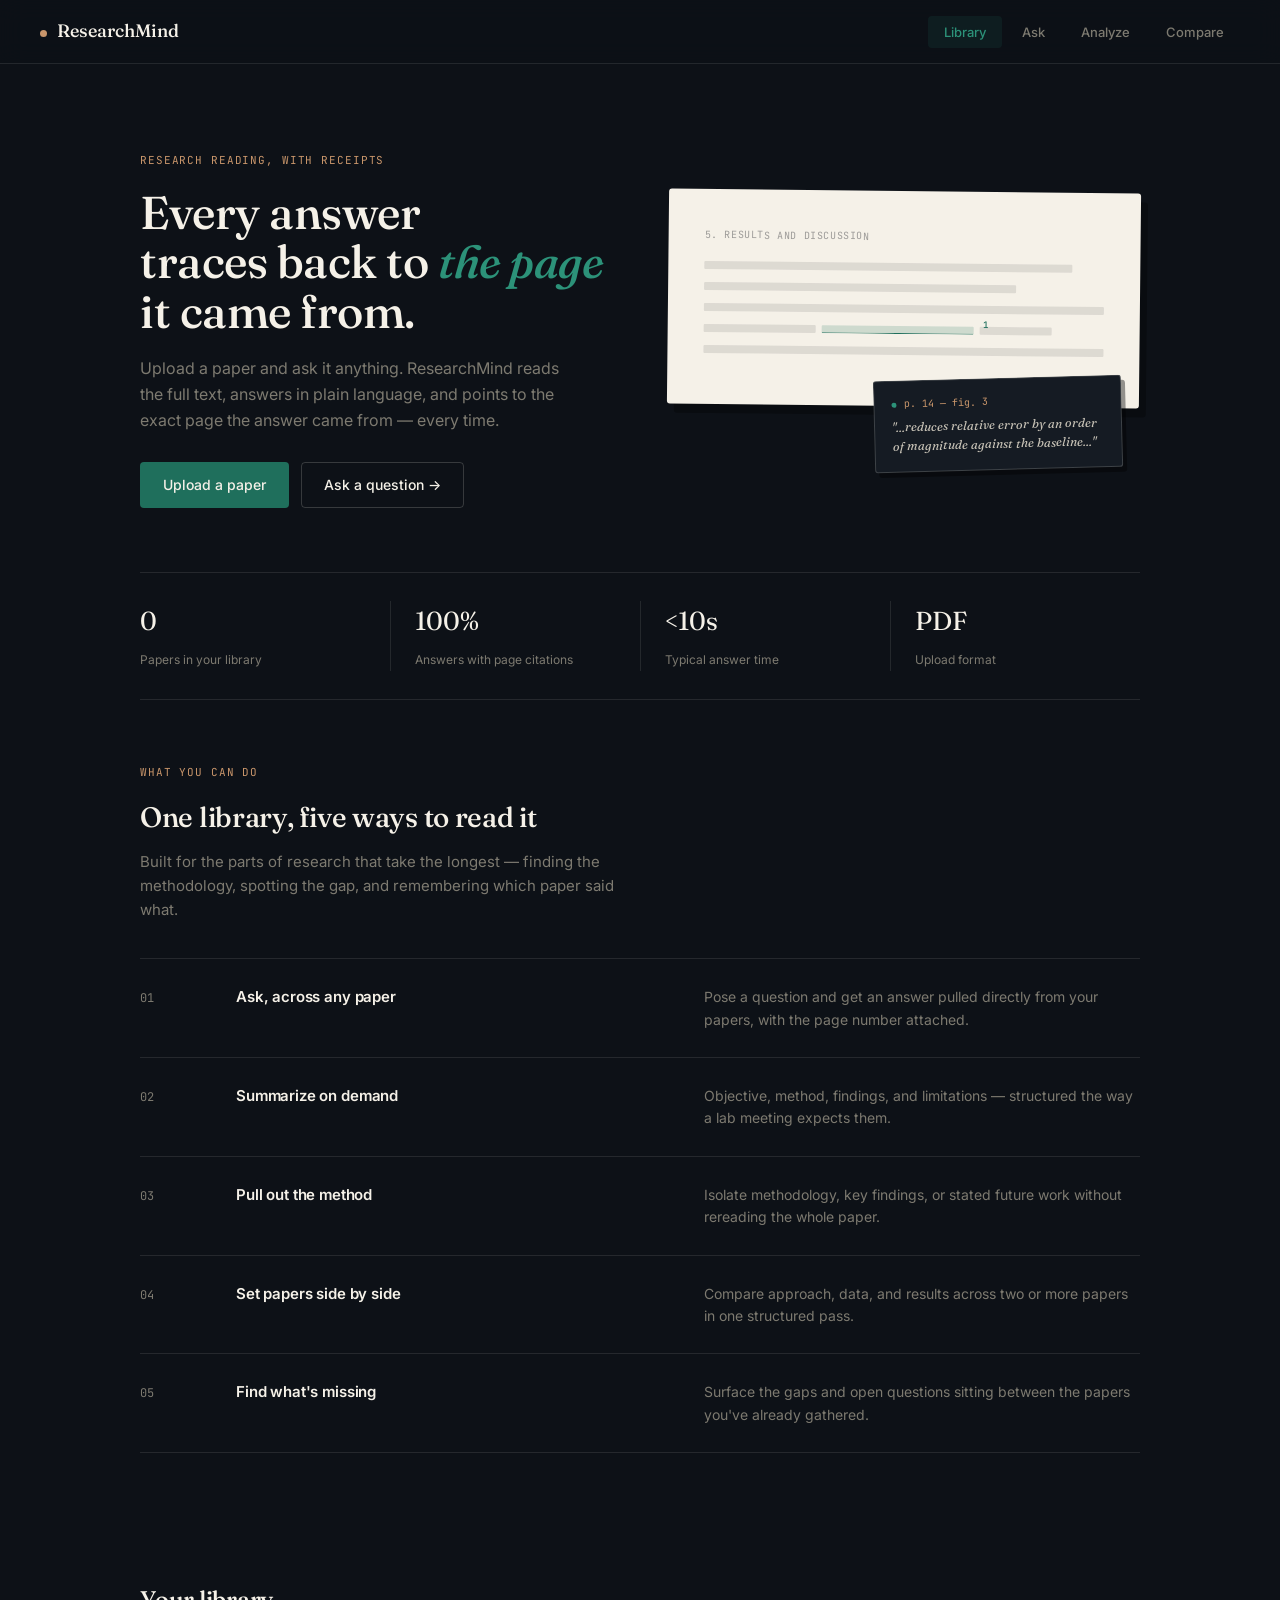
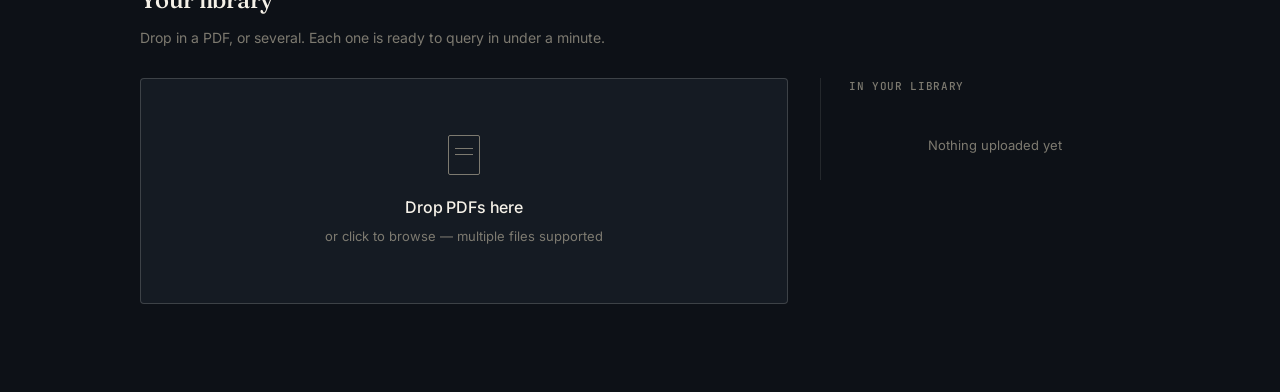
<file: frontend/index.html>
<!DOCTYPE html>
<html lang="en">
<head>
<meta charset="UTF-8">
<meta name="viewport" content="width=device-width, initial-scale=1.0">
<title>ResearchMind — Read papers faster, with proof</title>
<link rel="stylesheet" href="css/main.css">
<style>
  .hero {
    padding: 88px 0 64px;
    display: grid;
    grid-template-columns: 1fr 1fr;
    gap: 56px;
    align-items: center;
  }
  .hero-eyebrow {
    font-family: 'JetBrains Mono', monospace;
    font-size: 11px;
    letter-spacing: 0.08em;
    text-transform: uppercase;
    color: var(--clay);
    margin-bottom: 18px;
  }
  .hero h1 {
    font-size: 46px;
    line-height: 1.08;
    margin-bottom: 18px;
  }
  .hero h1 em {
    font-style: italic;
    color: var(--pine-bright);
  }
  .hero p {
    color: var(--text-dim);
    font-size: 16px;
    line-height: 1.65;
    max-width: 440px;
    margin-bottom: 28px;
  }
  .hero-actions { display: flex; gap: 12px; }

  .manuscript-wrap {
    position: relative;
    padding: 0 0 64px 0;
  }
  .manuscript {
    position: relative;
    background: var(--paper);
    border-radius: 3px;
    padding: 38px 36px;
    box-shadow: 7px 9px 0 rgba(0,0,0,0.32);
    transform: rotate(0.6deg);
  }
  .manuscript .kicker {
    font-family: 'JetBrains Mono', monospace;
    font-size: 10px;
    letter-spacing: 0.06em;
    text-transform: uppercase;
    color: rgba(13,17,23,0.38);
    margin-bottom: 18px;
  }
  .manuscript-line {
    height: 8px;
    background: rgba(13,17,23,0.1);
    border-radius: 1px;
    margin-bottom: 13px;
  }
  .manuscript-line:nth-child(2) { width: 92%; }
  .manuscript-line:nth-child(3) { width: 78%; }
  .manuscript-line:nth-child(5) { width: 65%; margin-bottom: 22px; }
  .cited-line {
    display: flex;
    align-items: center;
    gap: 6px;
    margin-bottom: 13px;
  }
  .cited-line .seg {
    height: 8px;
    background: rgba(13,17,23,0.1);
    border-radius: 1px;
  }
  .cited-line .seg.before { width: 28%; }
  .cited-line .seg.after { width: 18%; }
  .cited-line .marker {
    height: 8px;
    flex: 1;
    max-width: 38%;
    background: rgba(31,111,92,0.18);
    border-bottom: 1.5px solid var(--pine);
    border-radius: 1px;
    position: relative;
  }
  .cited-line .marker::after {
    content: '1';
    position: absolute;
    right: -14px;
    top: -9px;
    font-family: 'JetBrains Mono', monospace;
    font-size: 9px;
    color: var(--pine);
    font-weight: 500;
  }
  .pin-note {
    position: absolute;
    right: 18px;
    bottom: 0;
    width: 248px;
    background: var(--ink-raised);
    border: 1px solid var(--border-strong);
    border-radius: 3px;
    padding: 15px 17px;
    box-shadow: 4px 5px 0 rgba(0,0,0,0.4);
    opacity: 0;
    animation: pinIn 0.55s var(--ease) 0.85s forwards;
  }
  @keyframes pinIn {
    from { opacity: 0; transform: translate(10px, 8px) rotate(-2deg); }
    to { opacity: 1; transform: translate(0,0) rotate(-1.5deg); }
  }
  .pin-note .src {
    display: flex;
    align-items: center;
    gap: 7px;
    font-family: 'JetBrains Mono', monospace;
    font-size: 10px;
    color: var(--clay);
    margin-bottom: 8px;
  }
  .pin-note .src .dot {
    width: 5px; height: 5px;
    border-radius: 50%;
    background: var(--pine-bright);
    flex-shrink: 0;
  }
  .pin-note .txt {
    font-family: 'Fraunces', serif;
    font-style: italic;
    font-size: 12.5px;
    color: var(--text-warm);
    line-height: 1.55;
  }
  @keyframes pinIn {
    from { opacity: 0; transform: translate(8px, 4px) rotate(-2deg); }
    to { opacity: 1; transform: translate(0,0) rotate(-1.5deg); }
  }
  .pin-note .src {
    font-family: 'JetBrains Mono', monospace;
    font-size: 10px;
    color: var(--clay);
    margin-bottom: 6px;
  }
  .pin-note .txt {
    font-family: 'Fraunces', serif;
    font-style: italic;
    font-size: 12.5px;
    color: var(--text-warm);
    line-height: 1.5;
  }

  .stats-strip {
    display: grid;
    grid-template-columns: repeat(4, 1fr);
    border-top: 1px solid var(--border);
    border-bottom: 1px solid var(--border);
    padding: 28px 0;
  }
  .stat { padding: 0 24px; border-left: 1px solid var(--border); }
  .stat:first-child { border-left: none; padding-left: 0; }
  .stat .num {
    font-family: 'Fraunces', serif;
    font-size: 26px;
    color: var(--paper);
    display: block;
    margin-bottom: 4px;
  }
  .stat .lbl {
    font-size: 12px;
    color: var(--text-dim);
  }

  .features {
    padding: 64px 0;
  }
  .features-head { margin-bottom: 36px; max-width: 480px; }
  .features-head .eyebrow {
    font-family: 'JetBrains Mono', monospace;
    font-size: 11px;
    letter-spacing: 0.08em;
    text-transform: uppercase;
    color: var(--clay);
    margin-bottom: 14px;
  }
  .features-head h2 { font-size: 28px; margin-bottom: 10px; }
  .features-head p { color: var(--text-dim); font-size: 15px; }

  .feature-rows { border-top: 1px solid var(--border); }
  .feature-row {
    display: grid;
    grid-template-columns: 64px 1fr 1fr;
    gap: 32px;
    padding: 26px 0;
    border-bottom: 1px solid var(--border);
    align-items: baseline;
  }
  .feature-row .idx {
    font-family: 'JetBrains Mono', monospace;
    font-size: 12px;
    color: var(--text-dim);
  }
  .feature-row h3 {
    font-family: 'Inter', sans-serif;
    font-size: 15px;
    font-weight: 600;
    color: var(--paper);
  }
  .feature-row p {
    font-size: 14px;
    color: var(--text-dim);
    line-height: 1.6;
  }

  .upload-section { padding: 64px 0 88px; }
  .upload-head { margin-bottom: 28px; }
  .upload-head h2 { font-size: 24px; margin-bottom: 8px; }
  .upload-head p { color: var(--text-dim); font-size: 14px; }

  .upload-grid {
    display: grid;
    grid-template-columns: 1fr 320px;
    gap: 32px;
    align-items: start;
  }

  .papers-panel { border-left: 1px solid var(--border); padding-left: 28px; }
  .papers-panel h3 {
    font-family: 'JetBrains Mono', monospace;
    font-size: 11px;
    text-transform: uppercase;
    letter-spacing: 0.06em;
    color: var(--text-dim);
    margin-bottom: 16px;
  }

  .action-row { display: flex; gap: 10px; margin-top: 20px; flex-wrap: wrap; }

  #file-input { display: none; }

  @media (max-width: 760px) {
    .hero { grid-template-columns: 1fr; padding-top: 56px; }
    .pin-note { display: none; }
    .stats-strip { grid-template-columns: repeat(2,1fr); row-gap: 20px; }
    .stat:nth-child(3) { border-left: none; padding-left: 0; }
    .feature-row { grid-template-columns: 1fr; gap: 8px; }
    .upload-grid { grid-template-columns: 1fr; }
    .papers-panel { border-left: none; padding-left: 0; border-top: 1px solid var(--border); padding-top: 24px; }
  }
</style>
</head>
<body>

<nav class="navbar">
  <a href="index.html" class="navbar-brand">
    <span class="navbar-mark"></span>
    <span class="navbar-title">ResearchMind</span>
  </a>
  <ul class="navbar-nav">
    <li><a href="index.html" class="active">Library</a></li>
    <li><a href="chat.html">Ask</a></li>
    <li><a href="analyze.html">Analyze</a></li>
    <li><a href="compare.html">Compare</a></li>
  </ul>
</nav>

<div class="main-content">
  <div class="container">

    <section class="hero">
      <div>
        <div class="hero-eyebrow">Research reading, with receipts</div>
        <h1>Every answer<br>traces back to <em>the page</em><br>it came from.</h1>
        <p>Upload a paper and ask it anything. ResearchMind reads the full text, answers in plain language, and points to the exact page the answer came from — every time.</p>
        <div class="hero-actions">
          <button class="btn btn-primary" onclick="document.getElementById('file-input').click()">Upload a paper</button>
          <a href="chat.html" class="btn btn-secondary">Ask a question →</a>
        </div>
      </div>

<div class="manuscript-wrap">
        <div class="manuscript">
          <div class="kicker">5. Results and discussion</div>
          <div class="manuscript-line"></div>
          <div class="manuscript-line"></div>
          <div class="manuscript-line"></div>
          <div class="cited-line">
            <span class="seg before"></span>
            <span class="marker"></span>
            <span class="seg after"></span>
          </div>
          <div class="manuscript-line"></div>
        </div>
        <div class="pin-note">
          <div class="src"><span class="dot"></span>p. 14 — fig. 3</div>
          <div class="txt">"...reduces relative error by an order of magnitude against the baseline..."</div>
        </div>
      </div>
    </section>

    <section class="stats-strip">
      <div class="stat"><span class="num" id="stat-papers">0</span><span class="lbl">Papers in your library</span></div>
      <div class="stat"><span class="num">100%</span><span class="lbl">Answers with page citations</span></div>
      <div class="stat"><span class="num">&lt;10s</span><span class="lbl">Typical answer time</span></div>
      <div class="stat"><span class="num">PDF</span><span class="lbl">Upload format</span></div>
    </section>

    <section class="features">
      <div class="features-head">
        <div class="eyebrow">What you can do</div>
        <h2>One library, five ways to read it</h2>
        <p>Built for the parts of research that take the longest — finding the methodology, spotting the gap, and remembering which paper said what.</p>
      </div>
      <div class="feature-rows">
        <div class="feature-row">
          <span class="idx">01</span>
          <h3>Ask, across any paper</h3>
          <p>Pose a question and get an answer pulled directly from your papers, with the page number attached.</p>
        </div>
        <div class="feature-row">
          <span class="idx">02</span>
          <h3>Summarize on demand</h3>
          <p>Objective, method, findings, and limitations — structured the way a lab meeting expects them.</p>
        </div>
        <div class="feature-row">
          <span class="idx">03</span>
          <h3>Pull out the method</h3>
          <p>Isolate methodology, key findings, or stated future work without rereading the whole paper.</p>
        </div>
        <div class="feature-row">
          <span class="idx">04</span>
          <h3>Set papers side by side</h3>
          <p>Compare approach, data, and results across two or more papers in one structured pass.</p>
        </div>
        <div class="feature-row">
          <span class="idx">05</span>
          <h3>Find what's missing</h3>
          <p>Surface the gaps and open questions sitting between the papers you've already gathered.</p>
        </div>
      </div>
    </section>

    <section class="upload-section">
      <div class="upload-head">
        <h2>Your library</h2>
        <p>Drop in a PDF, or several. Each one is ready to query in under a minute.</p>
      </div>

      <div class="upload-grid">
        <div>
          <div class="upload-area" id="upload-area" onclick="document.getElementById('file-input').click()">
            <div class="upload-mark"></div>
            <h3>Drop PDFs here</h3>
            <p>or click to browse — multiple files supported</p>
          </div>
          <input type="file" id="file-input" accept=".pdf" multiple>

          <div class="upload-progress" id="upload-progress" style="display:none">
            <div class="progress-bar"><div class="progress-fill" id="progress-fill" style="width:0%"></div></div>
            <p style="font-size:12px; color:var(--text-dim); margin-top:8px;" id="progress-text">Uploading...</p>
          </div>

          <div class="action-row" id="action-buttons" style="display:none">
            <a href="chat.html" class="btn btn-primary">Ask a question</a>
            <a href="analyze.html" class="btn btn-secondary">Analyze a paper</a>
            <a href="compare.html" class="btn btn-secondary">Compare papers</a>
          </div>
        </div>

        <div class="papers-panel">
          <h3>In your library</h3>
          <div id="papers-container">
            <div class="empty-state" style="padding:24px 0;">
              <p>Nothing uploaded yet</p>
            </div>
          </div>
          <button class="btn btn-danger btn-sm" onclick="clearAllPapers()" id="clear-btn" style="display:none; margin-top:8px; width:100%;">
            Clear library
          </button>
        </div>
      </div>
    </section>

  </div>
</div>

<script src="js/api.js"></script>
<script src="js/upload.js"></script>
</body>
</html>
</file>
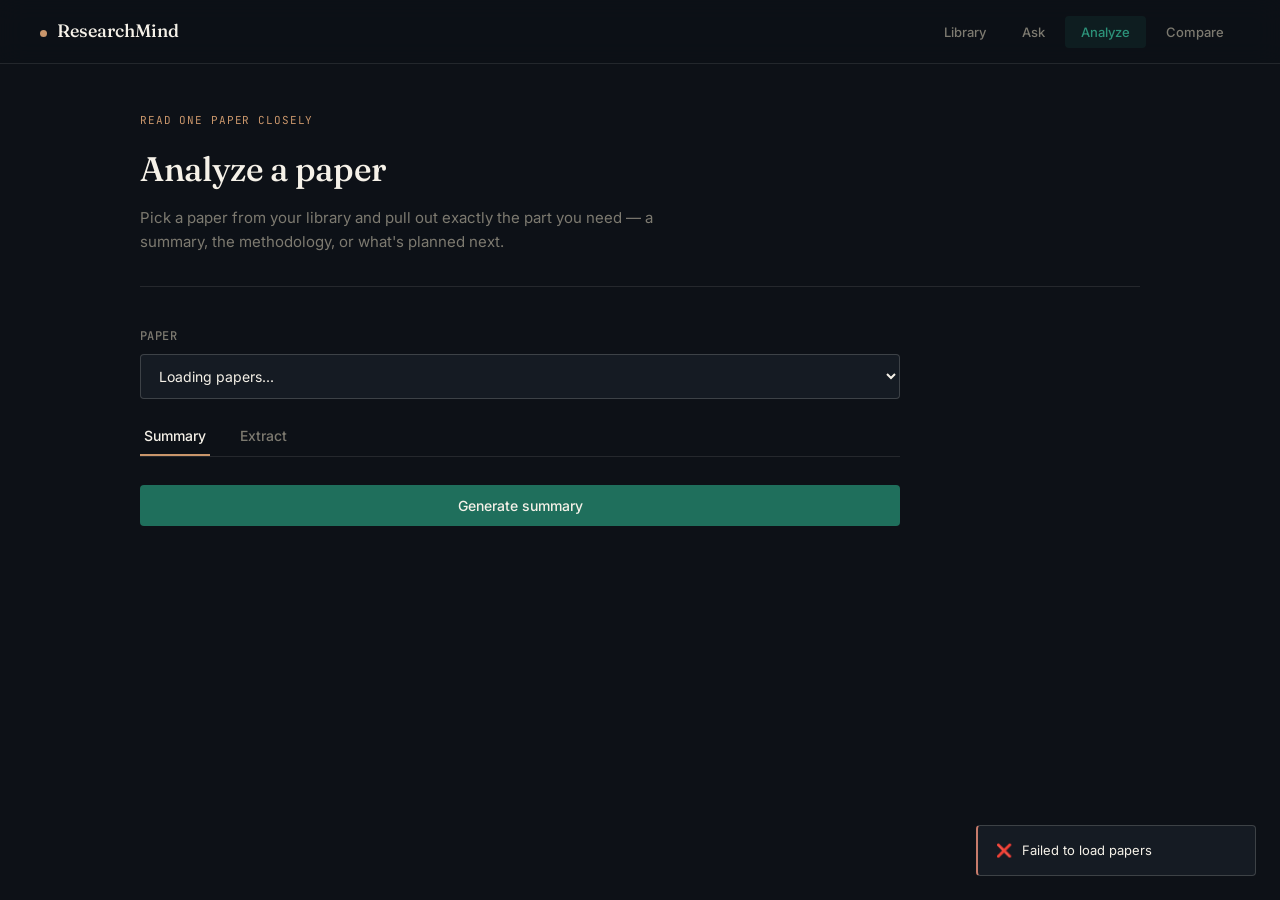
<file: frontend/analyze.html>
<!DOCTYPE html>
<html lang="en">
<head>
<meta charset="UTF-8">
<meta name="viewport" content="width=device-width, initial-scale=1.0">
<title>ResearchMind — Analyze</title>
<link rel="stylesheet" href="css/main.css">
<style>
  .analyze-layout {
    max-width: 760px;
  }

  .extract-types {
    display: grid;
    grid-template-columns: repeat(3, 1fr);
    gap: 1px;
    background: var(--border);
    border: 1px solid var(--border);
    margin-bottom: 24px;
  }

  .extract-type-card {
    background: var(--ink);
    padding: 18px 16px;
    text-align: center;
    cursor: pointer;
    transition: background 0.2s var(--ease);
  }

  .extract-type-card:hover { background: var(--ink-raised); }

  .extract-type-card.active {
    background: var(--ink-raised);
    box-shadow: inset 0 -2px 0 var(--clay);
  }

  .extract-type-card h4 {
    font-family: 'Inter', sans-serif;
    font-size: 13.5px;
    font-weight: 600;
    color: var(--paper);
    margin-bottom: 3px;
  }

  .extract-type-card p {
    font-size: 11.5px;
    color: var(--text-dim);
  }

  .results-area { margin-top: 24px; }

  @media (max-width: 760px) {
    .extract-types { grid-template-columns: 1fr; }
  }
</style>
</head>
<body>

<nav class="navbar">
  <a href="index.html" class="navbar-brand">
    <span class="navbar-mark"></span>
    <span class="navbar-title">ResearchMind</span>
  </a>
  <ul class="navbar-nav">
    <li><a href="index.html">Library</a></li>
    <li><a href="chat.html">Ask</a></li>
    <li><a href="analyze.html" class="active">Analyze</a></li>
    <li><a href="compare.html">Compare</a></li>
  </ul>
</nav>

<div class="main-content">
  <div class="container">

    <div class="page-header">
      <div class="eyebrow">Read one paper closely</div>
      <h1>Analyze a paper</h1>
      <p>Pick a paper from your library and pull out exactly the part you need — a summary, the methodology, or what's planned next.</p>
    </div>

    <div class="analyze-layout">

      <div class="form-group">
        <label class="form-label">Paper</label>
        <select class="form-select" id="paper-select">
          <option value="">Loading papers...</option>
        </select>
      </div>

      <div class="tabs">
        <button class="tab active" onclick="switchTab('summary')" id="tab-summary">Summary</button>
        <button class="tab" onclick="switchTab('extract')" id="tab-extract">Extract</button>
      </div>

      <div id="panel-summary">
        <button class="btn btn-primary" id="summarize-btn" onclick="handleSummarize()" style="width:100%;">
          Generate summary
        </button>
        <div class="results-area" id="summary-results"></div>
      </div>

      <div id="panel-extract" style="display:none">
        <div class="extract-types">
          <div class="extract-type-card active" data-type="methodology" onclick="selectExtractType(this)">
            <h4>Methodology</h4>
            <p>Approach &amp; methods</p>
          </div>
          <div class="extract-type-card" data-type="findings" onclick="selectExtractType(this)">
            <h4>Key findings</h4>
            <p>Results &amp; conclusions</p>
          </div>
          <div class="extract-type-card" data-type="future_work" onclick="selectExtractType(this)">
            <h4>Future work</h4>
            <p>Open directions</p>
          </div>
        </div>

        <button class="btn btn-primary" id="extract-btn" onclick="handleExtract()" style="width:100%;">
          Extract methodology
        </button>
        <div class="results-area" id="extract-results"></div>
      </div>

    </div>

  </div>
</div>

<script src="js/api.js"></script>
<script src="js/analyze.js"></script>
</body>
</html>
</file>
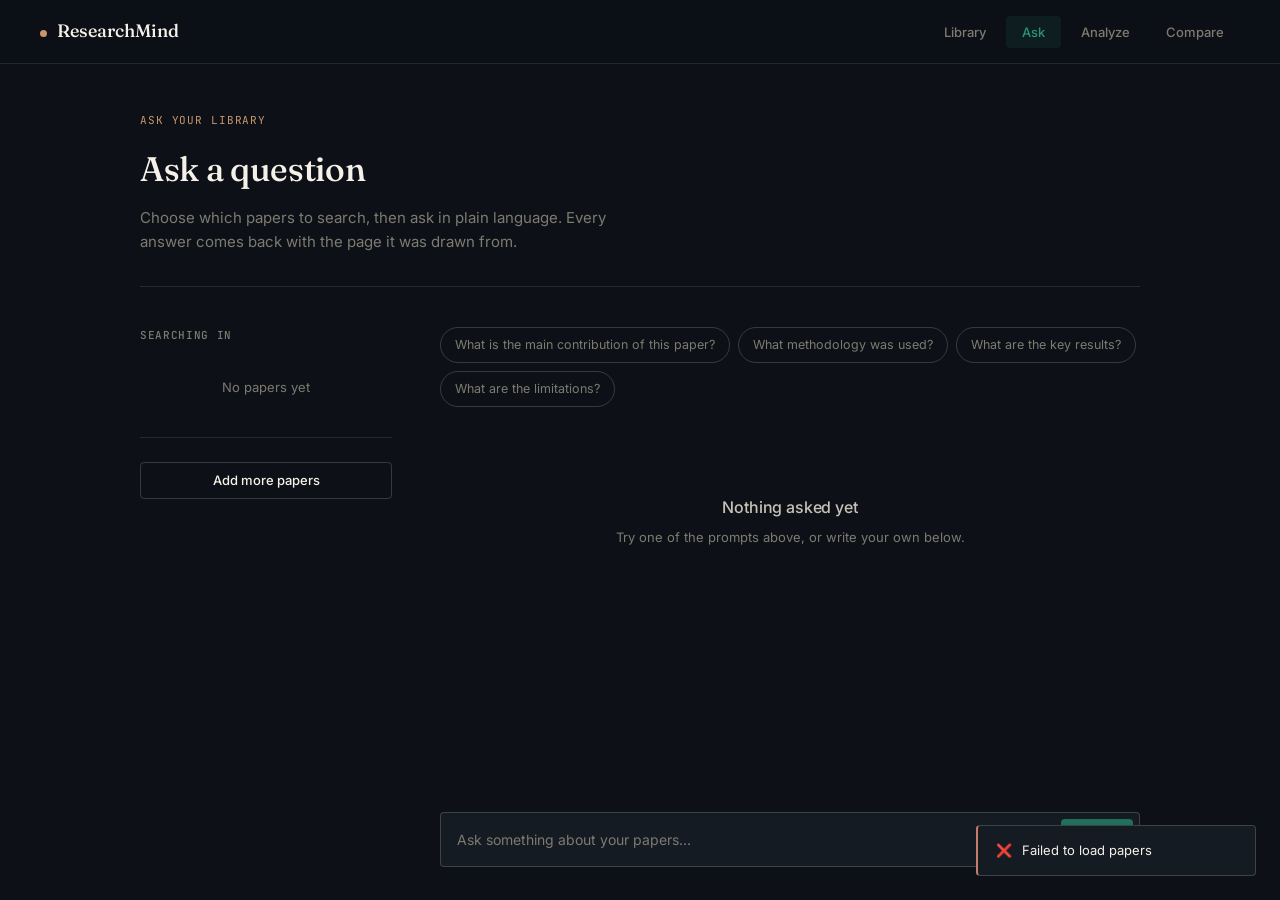
<file: frontend/chat.html>
<!DOCTYPE html>
<html lang="en">
<head>
<meta charset="UTF-8">
<meta name="viewport" content="width=device-width, initial-scale=1.0">
<title>ResearchMind — Ask</title>
<link rel="stylesheet" href="css/main.css">
<style>
  .chat-layout {
    display: grid;
    grid-template-columns: 260px 1fr;
    gap: 40px;
  }

  .sidebar {
    padding-right: 8px;
    position: sticky;
    top: 96px;
    height: fit-content;
  }

  .sidebar h3 {
    font-family: 'JetBrains Mono', monospace;
    font-size: 11px;
    text-transform: uppercase;
    letter-spacing: 0.06em;
    color: var(--text-dim);
    margin-bottom: 16px;
  }

  .paper-checkbox {
    display: flex;
    align-items: flex-start;
    gap: 10px;
    padding: 10px 0;
    cursor: pointer;
    font-size: 13px;
    border-bottom: 1px solid var(--border);
  }

  .paper-checkbox input {
    accent-color: var(--pine-bright);
    margin-top: 3px;
    flex-shrink: 0;
  }

  .paper-checkbox span {
    color: var(--text-warm);
    line-height: 1.4;
  }

  .chat-main {
    min-height: 60vh;
    display: flex;
    flex-direction: column;
  }

  .suggested-row {
    display: flex;
    flex-wrap: wrap;
    gap: 8px;
    margin-bottom: 32px;
  }

  .suggested-q {
    padding: 7px 14px;
    border: 1px solid var(--border-strong);
    border-radius: 100px;
    font-size: 12.5px;
    color: var(--text-dim);
    cursor: pointer;
    transition: border-color 0.2s var(--ease), color 0.2s var(--ease);
  }

  .suggested-q:hover {
    border-color: var(--pine-bright);
    color: var(--paper);
  }

  .chat-messages {
    flex: 1;
    display: flex;
    flex-direction: column;
    gap: 24px;
    margin-bottom: 28px;
  }

  .message-question {
    font-family: 'Fraunces', serif;
    font-size: 19px;
    color: var(--paper);
    padding-bottom: 16px;
    border-bottom: 1px solid var(--border);
  }

  .chat-input-area {
    position: sticky;
    bottom: 24px;
    display: flex;
    gap: 10px;
    background: var(--ink-raised);
    border: 1px solid var(--border-strong);
    border-radius: var(--radius);
    padding: 6px 6px 6px 16px;
  }

  .chat-input-area textarea {
    flex: 1;
    border: none;
    background: transparent;
    color: var(--paper);
    font-size: 14px;
    font-family: 'Inter', sans-serif;
    resize: none;
    outline: none;
    padding: 12px 0;
    max-height: 120px;
  }

  .chat-input-area textarea::placeholder { color: var(--text-dim); }

  @media (max-width: 760px) {
    .chat-layout { grid-template-columns: 1fr; }
    .sidebar { position: static; }
  }
</style>
</head>
<body>

<nav class="navbar">
  <a href="index.html" class="navbar-brand">
    <span class="navbar-mark"></span>
    <span class="navbar-title">ResearchMind</span>
  </a>
  <ul class="navbar-nav">
    <li><a href="index.html">Library</a></li>
    <li><a href="chat.html" class="active">Ask</a></li>
    <li><a href="analyze.html">Analyze</a></li>
    <li><a href="compare.html">Compare</a></li>
  </ul>
</nav>

<div class="main-content">
  <div class="container">

    <div class="page-header">
      <div class="eyebrow">Ask your library</div>
      <h1>Ask a question</h1>
      <p>Choose which papers to search, then ask in plain language. Every answer comes back with the page it was drawn from.</p>
    </div>

    <div class="chat-layout">

      <div class="sidebar">
        <h3>Searching in</h3>
        <div id="papers-checkboxes">
          <div class="empty-state" style="padding:16px 0;">
            <p>No papers yet</p>
          </div>
        </div>
        <div class="divider"></div>
        <a href="index.html" class="btn btn-secondary btn-sm" style="width:100%;">Add more papers</a>
      </div>

      <div class="chat-main">

        <div class="suggested-row" id="suggested-questions">
          <div class="suggested-q" onclick="askSuggested(this)">What is the main contribution of this paper?</div>
          <div class="suggested-q" onclick="askSuggested(this)">What methodology was used?</div>
          <div class="suggested-q" onclick="askSuggested(this)">What are the key results?</div>
          <div class="suggested-q" onclick="askSuggested(this)">What are the limitations?</div>
        </div>

        <div class="chat-messages" id="chat-messages">
          <div class="empty-state">
            <h3>Nothing asked yet</h3>
            <p>Try one of the prompts above, or write your own below.</p>
          </div>
        </div>

        <div class="chat-input-area">
          <textarea
            id="question-input"
            placeholder="Ask something about your papers..."
            rows="1"
            onkeydown="handleEnter(event)"
          ></textarea>
          <button class="btn btn-primary" id="ask-btn" onclick="handleAsk()">Ask</button>
        </div>

      </div>

    </div>

  </div>
</div>

<script src="js/api.js"></script>
<script src="js/chat.js"></script>
</body>
</html>
</file>
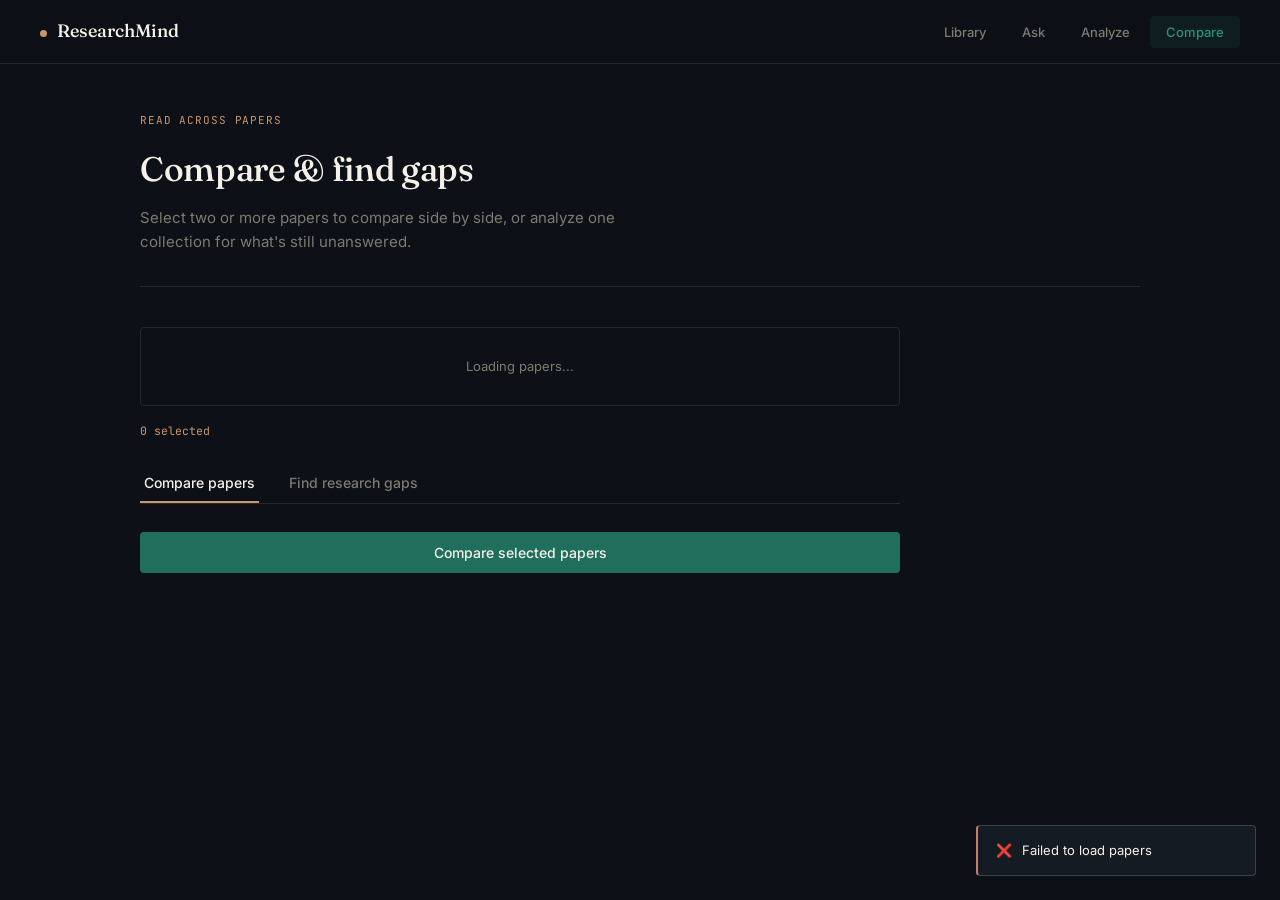
<file: frontend/compare.html>
<!DOCTYPE html>
<html lang="en">
<head>
<meta charset="UTF-8">
<meta name="viewport" content="width=device-width, initial-scale=1.0">
<title>ResearchMind — Compare</title>
<link rel="stylesheet" href="css/main.css">
<style>
  .compare-layout { max-width: 760px; }

  .papers-multiselect {
    border: 1px solid var(--border);
    border-radius: var(--radius);
    padding: 4px 16px;
    margin-bottom: 16px;
  }

  .multiselect-item {
    display: flex;
    align-items: center;
    gap: 12px;
    padding: 13px 0;
    cursor: pointer;
    border-bottom: 1px solid var(--border);
    font-size: 13.5px;
  }

  .multiselect-item:last-child { border-bottom: none; }

  .multiselect-item input {
    accent-color: var(--pine-bright);
    width: 15px;
    height: 15px;
  }

  .selected-count {
    font-family: 'JetBrains Mono', monospace;
    font-size: 11.5px;
    color: var(--clay);
    margin-bottom: 24px;
    display: block;
  }

  .results-area { margin-top: 24px; }
</style>
</head>
<body>

<nav class="navbar">
  <a href="index.html" class="navbar-brand">
    <span class="navbar-mark"></span>
    <span class="navbar-title">ResearchMind</span>
  </a>
  <ul class="navbar-nav">
    <li><a href="index.html">Library</a></li>
    <li><a href="chat.html">Ask</a></li>
    <li><a href="analyze.html">Analyze</a></li>
    <li><a href="compare.html" class="active">Compare</a></li>
  </ul>
</nav>

<div class="main-content">
  <div class="container">

    <div class="page-header">
      <div class="eyebrow">Read across papers</div>
      <h1>Compare &amp; find gaps</h1>
      <p>Select two or more papers to compare side by side, or analyze one collection for what's still unanswered.</p>
    </div>

    <div class="compare-layout">

      <div class="papers-multiselect" id="papers-multiselect-container">
        <div class="empty-state" style="padding:24px 0;">
          <p>Loading papers...</p>
        </div>
      </div>

      <span class="selected-count" id="selected-count">0 selected</span>

      <div class="tabs">
        <button class="tab active" onclick="switchMode('compare')" id="tab-compare">Compare papers</button>
        <button class="tab" onclick="switchMode('gaps')" id="tab-gaps">Find research gaps</button>
      </div>

      <button class="btn btn-primary" id="action-btn" onclick="handleAction()" style="width:100%;">
        Compare selected papers
      </button>

      <div class="results-area" id="results-area"></div>

    </div>

  </div>
</div>

<script src="js/api.js"></script>
<script src="js/compare.js"></script>
</body>
</html>
</file>
<file: frontend/css/main.css>
/* main.css — ResearchMind design system */

@import url('https://fonts.googleapis.com/css2?family=Fraunces:opsz,wght@9..144,400..600&family=Inter:wght@400;500;600&family=JetBrains+Mono:wght@400;500&display=swap');

:root {
  --ink: #0D1117;
  --ink-raised: #151B23;
  --paper: #F5F1E8;
  --paper-dim: #EBE5D8;
  --pine: #1F6F5C;
  --pine-bright: #2C9279;
  --clay: #C9966B;
  --text-warm: #C7C2B6;
  --text-dim: #7D7A70;
  --border: rgba(245,241,232,0.1);
  --border-strong: rgba(245,241,232,0.18);
  --radius: 4px;
  --ease: cubic-bezier(0.16, 1, 0.3, 1);
}

* { margin: 0; padding: 0; box-sizing: border-box; }
html { scroll-behavior: smooth; }

body {
  font-family: 'Inter', sans-serif;
  background: var(--ink);
  color: var(--text-warm);
  line-height: 1.6;
  font-size: 15px;
}

::-webkit-scrollbar { width: 8px; }
::-webkit-scrollbar-track { background: var(--ink); }
::-webkit-scrollbar-thumb { background: var(--border-strong); border-radius: 4px; }

h1, h2, h3, h4 {
  font-family: 'Fraunces', serif;
  font-weight: 500;
  letter-spacing: -0.01em;
  color: var(--paper);
}

a { color: inherit; text-decoration: none; }

.mono {
  font-family: 'JetBrains Mono', monospace;
}

/* ─── Navbar ─────────────────────────────────────── */

.navbar {
  position: fixed;
  top: 0; left: 0; right: 0;
  z-index: 100;
  display: flex;
  align-items: center;
  justify-content: space-between;
  padding: 0 40px;
  height: 64px;
  background: rgba(13,17,23,0.92);
  backdrop-filter: blur(12px);
  border-bottom: 1px solid var(--border);
}

.navbar-brand {
  display: flex;
  align-items: baseline;
  gap: 8px;
}

.navbar-mark {
  width: 7px;
  height: 7px;
  background: var(--clay);
  border-radius: 50%;
  display: inline-block;
  margin-right: 2px;
}

.navbar-title {
  font-family: 'Fraunces', serif;
  font-size: 18px;
  font-weight: 500;
  color: var(--paper);
}

.navbar-title em {
  font-style: italic;
  color: var(--pine-bright);
}

.navbar-nav {
  display: flex;
  gap: 4px;
  list-style: none;
}

.navbar-nav a {
  font-size: 13px;
  font-weight: 500;
  color: var(--text-dim);
  padding: 8px 16px;
  border-radius: var(--radius);
  transition: color 0.2s var(--ease), background 0.2s var(--ease);
}

.navbar-nav a:hover { color: var(--paper); }

.navbar-nav a.active {
  color: var(--pine-bright);
  background: rgba(44,146,121,0.1);
}

/* ─── Layout ─────────────────────────────────────── */

.main-content { margin-top: 64px; }

.container {
  max-width: 1080px;
  margin: 0 auto;
  padding: 0 40px;
}

.section { padding: 56px 0; }

/* ─── Buttons ────────────────────────────────────── */

.btn {
  display: inline-flex;
  align-items: center;
  justify-content: center;
  gap: 8px;
  padding: 11px 22px;
  border-radius: var(--radius);
  font-size: 14px;
  font-weight: 500;
  font-family: 'Inter', sans-serif;
  cursor: pointer;
  border: 1px solid transparent;
  transition: all 0.2s var(--ease);
}

.btn-primary {
  background: var(--pine);
  color: var(--paper);
}

.btn-primary:hover {
  background: var(--pine-bright);
}

.btn-secondary {
  background: transparent;
  color: var(--paper);
  border-color: var(--border-strong);
}

.btn-secondary:hover {
  border-color: var(--text-warm);
  background: rgba(245,241,232,0.04);
}

.btn-danger {
  background: transparent;
  color: #C77B6B;
  border-color: rgba(199,123,107,0.3);
}

.btn-danger:hover { background: rgba(199,123,107,0.08); }

.btn-sm { padding: 7px 14px; font-size: 13px; }

.btn:disabled {
  opacity: 0.45;
  cursor: not-allowed;
}

/* ─── Cards ──────────────────────────────────────── */

.card {
  background: var(--ink-raised);
  border: 1px solid var(--border);
  border-radius: var(--radius);
  padding: 24px;
}

/* ─── Page header ────────────────────────────────── */

.page-header {
  padding: 48px 0 32px;
  border-bottom: 1px solid var(--border);
  margin-bottom: 40px;
}

.page-header .eyebrow {
  font-family: 'JetBrains Mono', monospace;
  font-size: 11px;
  letter-spacing: 0.08em;
  text-transform: uppercase;
  color: var(--clay);
  margin-bottom: 12px;
}

.page-header h1 {
  font-size: 34px;
  margin-bottom: 10px;
}

.page-header p {
  color: var(--text-dim);
  font-size: 15px;
  max-width: 520px;
}

/* ─── Upload area ────────────────────────────────── */

.upload-area {
  border: 1px solid var(--border-strong);
  border-radius: var(--radius);
  padding: 56px 40px;
  text-align: center;
  cursor: pointer;
  transition: border-color 0.2s var(--ease), background 0.2s var(--ease);
  background: var(--ink-raised);
}

.upload-area:hover,
.upload-area.dragover {
  border-color: var(--pine-bright);
  background: rgba(44,146,121,0.04);
}

.upload-mark {
  width: 32px;
  height: 40px;
  border: 1.5px solid var(--text-dim);
  border-radius: 2px;
  margin: 0 auto 20px;
  position: relative;
}

.upload-mark::before,
.upload-mark::after {
  content: '';
  position: absolute;
  left: 6px;
  right: 6px;
  height: 1px;
  background: var(--text-dim);
}
.upload-mark::before { top: 12px; }
.upload-mark::after { top: 18px; }

.upload-area h3 {
  font-size: 16px;
  font-weight: 500;
  margin-bottom: 6px;
  font-family: 'Inter', sans-serif;
  color: var(--paper);
}

.upload-area p {
  color: var(--text-dim);
  font-size: 13px;
}

/* ─── Paper list ─────────────────────────────────── */

.paper-item {
  display: flex;
  align-items: center;
  justify-content: space-between;
  padding: 16px 18px;
  background: var(--ink-raised);
  border: 1px solid var(--border);
  border-radius: var(--radius);
  margin-bottom: 8px;
}

.paper-info {
  display: flex;
  align-items: center;
  gap: 14px;
  min-width: 0;
}

.paper-index {
  font-family: 'JetBrains Mono', monospace;
  font-size: 12px;
  color: var(--text-dim);
  width: 20px;
}

.paper-name {
  font-size: 14px;
  color: var(--paper);
  white-space: nowrap;
  overflow: hidden;
  text-overflow: ellipsis;
}

.paper-meta {
  color: var(--text-dim);
  font-size: 12px;
  font-family: 'JetBrains Mono', monospace;
}

/* ─── Badge ──────────────────────────────────────── */

.badge {
  display: inline-flex;
  align-items: center;
  gap: 6px;
  padding: 4px 10px;
  border-radius: 100px;
  font-size: 11px;
  font-weight: 500;
  font-family: 'JetBrains Mono', monospace;
  white-space: nowrap;
  flex-shrink: 0;
}

.badge::before {
  content: '';
  width: 5px;
  height: 5px;
  border-radius: 50%;
  background: currentColor;
}

.badge-success { background: rgba(44,146,121,0.12); color: var(--pine-bright); }
.badge-warning { background: rgba(201,150,107,0.12); color: var(--clay); }
.badge-error { background: rgba(199,123,107,0.12); color: #C77B6B; }

/* ─── Spinner ────────────────────────────────────── */

.spinner {
  width: 16px;
  height: 16px;
  border: 1.5px solid var(--border-strong);
  border-top-color: var(--pine-bright);
  border-radius: 50%;
  animation: spin 0.7s linear infinite;
  flex-shrink: 0;
}

@keyframes spin { to { transform: rotate(360deg); } }

/* ─── Toast ──────────────────────────────────────── */

.toast-container {
  position: fixed;
  bottom: 24px;
  right: 24px;
  z-index: 999;
  display: flex;
  flex-direction: column;
  gap: 8px;
}

.toast {
  display: flex;
  align-items: center;
  gap: 10px;
  padding: 14px 18px;
  background: var(--ink-raised);
  border: 1px solid var(--border-strong);
  border-left: 2px solid var(--pine-bright);
  border-radius: var(--radius);
  font-size: 13px;
  color: var(--paper);
  min-width: 280px;
  animation: toastIn 0.25s var(--ease);
}

.toast-error { border-left-color: #C77B6B; }
.toast-warning { border-left-color: var(--clay); }

@keyframes toastIn {
  from { transform: translateX(12px); opacity: 0; }
  to { transform: translateX(0); opacity: 1; }
}

/* ─── Citation card (signature element) ─────────── */

.citation-card {
  background: var(--paper);
  border-radius: 2px;
  padding: 16px 18px;
  margin-bottom: 10px;
  position: relative;
  box-shadow: 2px 3px 0 rgba(0,0,0,0.25);
}

.citation-header {
  display: flex;
  align-items: baseline;
  justify-content: space-between;
  margin-bottom: 8px;
  gap: 12px;
}

.citation-source {
  font-size: 12px;
  font-weight: 600;
  color: var(--ink);
  white-space: nowrap;
  overflow: hidden;
  text-overflow: ellipsis;
}

.citation-page {
  font-family: 'JetBrains Mono', monospace;
  font-size: 11px;
  color: var(--clay);
  flex-shrink: 0;
}

.citation-snippet {
  font-family: 'Fraunces', serif;
  font-style: italic;
  font-size: 13px;
  color: #4A4639;
  line-height: 1.55;
}

/* ─── Answer box ─────────────────────────────────── */

.answer-box {
  border: 1px solid var(--border);
  border-left: 2px solid var(--pine-bright);
  border-radius: var(--radius);
  padding: 24px 26px;
  margin-bottom: 16px;
  background: var(--ink-raised);
}

.answer-box h4 {
  font-family: 'JetBrains Mono', monospace;
  font-size: 11px;
  text-transform: uppercase;
  letter-spacing: 0.06em;
  color: var(--text-dim);
  margin-bottom: 14px;
  font-weight: 500;
}

.answer-text {
  color: var(--paper);
  font-size: 15px;
  line-height: 1.75;
  white-space: pre-wrap;
}

.answer-text strong { color: var(--paper); font-weight: 600; }

/* ─── Tabs ───────────────────────────────────────── */

.tabs {
  display: flex;
  gap: 2px;
  border-bottom: 1px solid var(--border);
  margin-bottom: 28px;
}

.tab {
  padding: 10px 4px;
  margin-right: 24px;
  border: none;
  background: none;
  color: var(--text-dim);
  font-size: 14px;
  font-weight: 500;
  font-family: 'Inter', sans-serif;
  cursor: pointer;
  border-bottom: 2px solid transparent;
  transition: color 0.2s var(--ease);
}

.tab.active {
  color: var(--paper);
  border-bottom-color: var(--clay);
}

.tab:hover:not(.active) { color: var(--text-warm); }

/* ─── Forms ──────────────────────────────────────── */

.form-group { margin-bottom: 18px; }

.form-label {
  display: block;
  font-size: 12px;
  font-weight: 500;
  color: var(--text-dim);
  margin-bottom: 8px;
  font-family: 'JetBrains Mono', monospace;
  text-transform: uppercase;
  letter-spacing: 0.04em;
}

.form-select, .form-input, .form-textarea {
  width: 100%;
  padding: 12px 14px;
  background: var(--ink-raised);
  border: 1px solid var(--border-strong);
  border-radius: var(--radius);
  color: var(--paper);
  font-size: 14px;
  font-family: 'Inter', sans-serif;
  outline: none;
  transition: border-color 0.2s var(--ease);
}

.form-select:focus, .form-input:focus, .form-textarea:focus {
  border-color: var(--pine-bright);
}

/* ─── Empty state ────────────────────────────────── */

.empty-state {
  text-align: center;
  padding: 56px 24px;
  color: var(--text-dim);
}

.empty-state h3 {
  font-size: 16px;
  margin-bottom: 6px;
  color: var(--text-warm);
  font-family: 'Inter', sans-serif;
  font-weight: 500;
}

.empty-state p { font-size: 13px; }

/* ─── Divider ────────────────────────────────────── */

.divider { height: 1px; background: var(--border); margin: 24px 0; }

/* ─── Progress ───────────────────────────────────── */

.progress-bar {
  height: 2px;
  background: var(--border);
  overflow: hidden;
  margin-top: 10px;
}

.progress-fill {
  height: 100%;
  background: var(--pine-bright);
  transition: width 0.3s var(--ease);
}

/* ─── Misc ───────────────────────────────────────── */

.fade-in { animation: fadeIn 0.3s var(--ease); }
@keyframes fadeIn {
  from { opacity: 0; transform: translateY(6px); }
  to { opacity: 1; transform: translateY(0); }
}

@media (max-width: 760px) {
  .navbar { padding: 0 20px; }
  .navbar-nav { gap: 0; }
  .navbar-nav a { padding: 8px 10px; }
  .container { padding: 0 20px; }
  .page-header h1 { font-size: 26px; }
}
</file>
